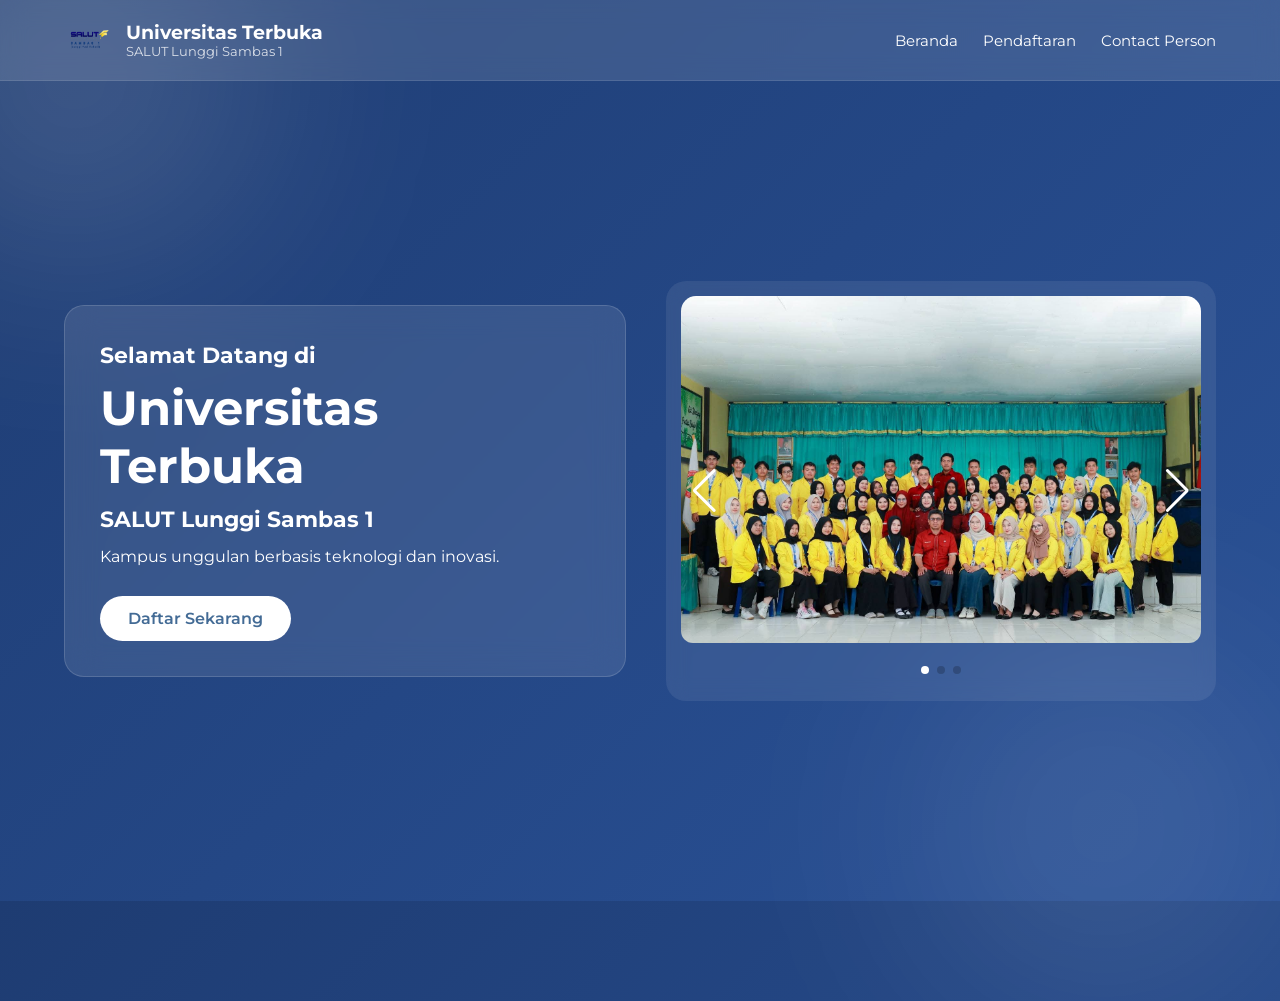
<file: index.html>
<!DOCTYPE html>
<html lang="id">
<head>

<meta charset="UTF-8">

<meta name="viewport" content="width=device-width, initial-scale=1.0">

<meta name="theme-color" content="#1e3c72">

<title>PENDAFTARAN SALUT LUNGGI SAMBAS 1</title>

<!-- FONT -->
<link href="https://fonts.googleapis.com/css2?family=Montserrat:wght@400;600;700&display=swap" rel="stylesheet">

<!-- SWIPER -->
<link rel="stylesheet" href="https://cdn.jsdelivr.net/npm/swiper@11/swiper-bundle.min.css"/>

<!-- CSS -->
<link rel="stylesheet" href="style.css">

</head>
<body>
<div class="wrapper">
<!-- ================= HEADER ================= -->
<header class="header">

    <div class="logo-container">

        <img 
        src="LOGO SALUT SAMBAS.png" 
        class="logo-img"
        alt="Logo SALUT">

        <div class="logo-wrapper">

            <h1 class="logo-main">
                Universitas Terbuka
            </h1>

            <p class="logo-sub">
                SALUT Lunggi Sambas 1
            </p>

        </div>

    </div>

    <!-- NAVBAR -->
    <nav class="navbar">

        <a href="#">
            Beranda
        </a>

        <a href="index2.html">
            Pendaftaran
        </a>

        <a 
        href="https://wa.me/6282353028096?text=Halo%20saya%20ingin%20bertanya%20tentang%20pendaftaran%20UT"
        target="_blank">

            Contact Person

        </a>

    </nav>

</header>

<!-- ================= HOME ================= -->
<section class="home">

    <!-- KIRI -->
    <div class="home-content">

        <h3>
            Selamat Datang di
        </h3>

        <h1>
            Universitas Terbuka
        </h1>

        <h3>
            SALUT Lunggi Sambas 1
        </h3>

        <p>
            Kampus unggulan berbasis teknologi dan inovasi.
        </p>

        <a href="index2.html" class="btn">
            Daftar Sekarang
        </a>

    </div>

    <!-- KANAN -->
    <div class="home-img">

        <div class="swiper mySwiper">

            <div class="swiper-wrapper">

                <div class="swiper-slide">

                    <img 
                    src="BROSUR 1.jpeg"
                    alt="Brosur 1">

                </div>

                <div class="swiper-slide">

                    <img 
                    src="BROSUR 2.jpeg"
                    alt="Brosur 2">

                </div>

                <div class="swiper-slide">

                    <img 
                    src="BROSUR 3.jpeg"
                    alt="Brosur 3">

                </div>

            </div>

            <!-- NAV -->
            <div class="swiper-button-next"></div>

            <div class="swiper-button-prev"></div>

            <div class="swiper-pagination"></div>

        </div>

    </div>

</section>

<!-- ================= SWIPER JS ================= -->
<script src="https://cdn.jsdelivr.net/npm/swiper@11/swiper-bundle.min.js"></script>

<!-- ================= MAIN JS ================= -->
<script src="main.js"></script>
</div>
</body>
</html>
</file>
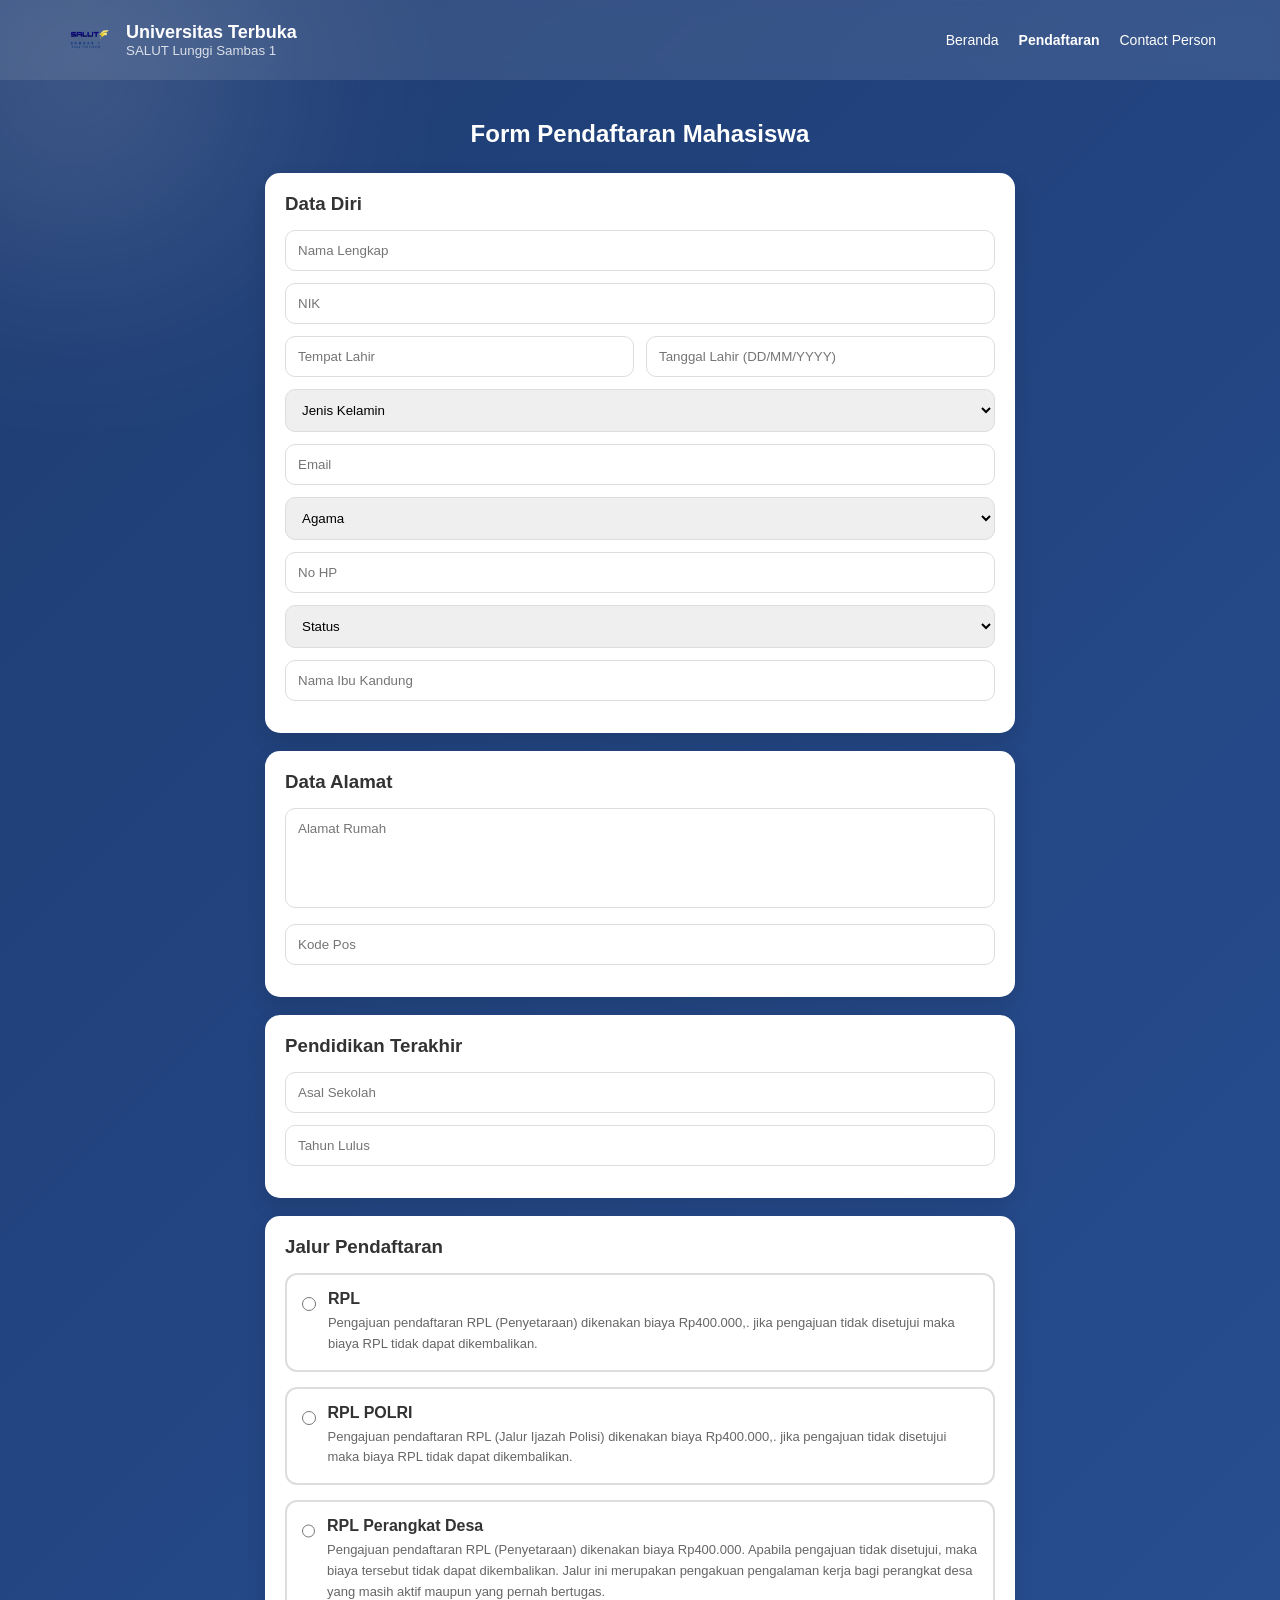
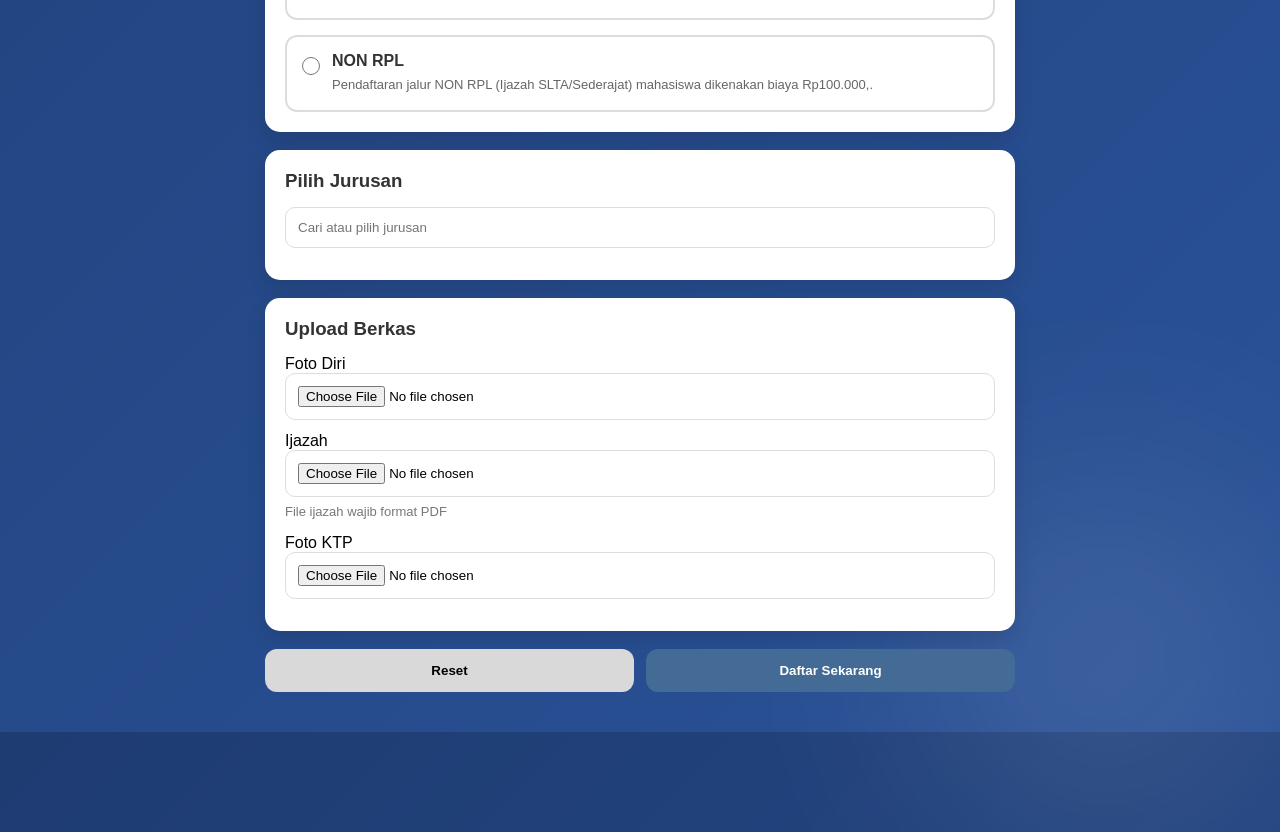
<file: index2.html>
<!DOCTYPE html>
<html lang="id">
<head>

<meta charset="UTF-8">

<meta name="viewport" content="width=device-width, initial-scale=1.0">

<meta name="theme-color" content="#1e3c72">

<title>PENDAFTARAN SALUT LUNGGI SAMBAS 1</title>

<link rel="stylesheet" href="daftar.css">

</head>
<body>

<!-- ================= HEADER ================= -->
<header class="header">

    <div class="nav-container">

        <!-- LOGO -->
        <div class="logo-box">

            <img 
            src="LOGO SALUT SAMBAS.png"
            alt="Logo Kampus">

            <div class="logo-text">

                <span class="utama">
                    Universitas Terbuka
                </span>

                <small>
                    SALUT Lunggi Sambas 1
                </small>

            </div>

        </div>

        <!-- NAVBAR -->
        <nav class="navbar">

            <a href="index.html">
                Beranda
            </a>

            <a href="#" class="active">
                Pendaftaran
            </a>

            <a 
            href="https://wa.me/6282353028096?text=Halo%20saya%20ingin%20bertanya%20tentang%20pendaftaran%20UT"
            target="_blank">

                Contact Person

            </a>

        </nav>

    </div>

</header>
<div class="wrapper">
<!-- ================= FORM ================= -->
<section class="form-section">

<div class="container">

<h1>
    Form Pendaftaran Mahasiswa
</h1>

    
<form id="formPendaftaran">

<!-- ================= DATA DIRI ================= -->
<div class="card">

<h3>Data Diri</h3>

<input 
type="text"
name="nama"
placeholder="Nama Lengkap"
autocomplete="name"
required>

<input 
type="text"
name="nik"
placeholder="NIK"
required>

<div class="row">

    <input 
    type="text"
    name="tempat"
    placeholder="Tempat Lahir" required>

    <input 
    type="text"
    name="tanggal"
    placeholder="Tanggal Lahir (DD/MM/YYYY)" required>

</div>

<select name="jk" required>

<option value="">
Jenis Kelamin
</option>

<option value="LAKI-LAKI">
LAKI-LAKI
</option>

<option value="PEREMPUAN">
PEREMPUAN
</option>

</select>

<input 
type="email"
name="email" required
placeholder="Email"
autocomplete="email">

<select name="agama" required>

<option value="">
Agama
</option>

<option value="ISLAM">
ISLAM
</option>

<option value="KRISTEN">
KRISTEN
</option>

<option value="KATOLIK">
KATOLIK
</option>

<option value="Hindu">
Hindu
</option>

<option value="BUDDHA">
BUDDHA
</option>

<option value="KONGHUCU">
KONGHUCU
</option>

<option value="LAINNYA">
LAINNYA
</option>

</select>

<input 
type="tel"
name="hp" required
placeholder="No HP"
autocomplete="tel">

<select name="status" required>

<option value="">
Status
</option>

<option value="BELUM MENIKAH">
BELUM MENIKAH
</option>

<option value="MENIKAH">
MENIKAH
</option>

</select>

<input 
type="text"
name="ibu"
placeholder="Nama Ibu Kandung" required>

</div>

<!-- ================= DATA ALAMAT ================= -->
<div class="card">

<h3>Data Alamat</h3>

<textarea 
name="alamat"
placeholder="Alamat Rumah" required></textarea>

<input 
type="text"
name="kodepos"
placeholder="Kode Pos" required>

</div>

<!-- ================= PENDIDIKAN ================= -->
<div class="card">

<h3>Pendidikan Terakhir</h3>

<input 
type="text"
name="asalSekolah"
placeholder="Asal Sekolah" required>

<input 
type="number"
name="tahunLulus"
placeholder="Tahun Lulus"
min="1900"
max="2099" required>

</div>

<!-- ================= JALUR ================= -->
<div class="card">

<h3>Jalur Pendaftaran</h3>

<div class="radio-box" required>

<!-- RPL -->
<label class="radio-card">

<input 
type="radio"
name="jalur"
value="RPL"
required>

<div>

<h4>RPL</h4>

<p>
Pengajuan pendaftaran RPL (Penyetaraan) dikenakan biaya Rp400.000,. jika pengajuan tidak disetujui maka biaya RPL tidak dapat dikembalikan.
</p>

</div>

</label>

<!-- RPL POLRI -->
<label class="radio-card">

<input 
type="radio"
name="jalur"
value="RPL POLRI">

<div>

<h4>RPL POLRI</h4>

<p>
Pengajuan pendaftaran RPL (Jalur Ijazah Polisi) dikenakan biaya Rp400.000,. jika pengajuan tidak disetujui maka biaya RPL tidak dapat dikembalikan.
</p>

</div>

</label>

<!-- RPL DESA -->
<label class="radio-card">

<input 
type="radio"
name="jalur"
value="RPL PERANGKAT DESA">

<div>

<h4>RPL Perangkat Desa</h4>

<p>
Pengajuan pendaftaran RPL (Penyetaraan) dikenakan biaya Rp400.000. 
    Apabila pengajuan tidak disetujui, maka biaya tersebut tidak dapat dikembalikan. 
    Jalur ini merupakan pengakuan pengalaman kerja bagi perangkat desa yang masih aktif maupun yang pernah bertugas.
</p>

</div>

</label>

<!-- NON RPL -->
<label class="radio-card">

<input 
type="radio"
name="jalur"
value="NON RPL">

<div>

<h4>NON RPL</h4>

<p>
Pendaftaran jalur NON RPL (Ijazah SLTA/Sederajat) mahasiswa dikenakan biaya Rp100.000,.
</p>

</div>

</label>

</div >

</div>

<!-- ================= JURUSAN ================= -->
<div class="card">

<h3>Pilih Jurusan</h3>

<input 
type="text"
name="jurusan"
list="listJurusan"
placeholder="Cari atau pilih jurusan" required>

<datalist id="listJurusan">

<option value="S1 - Ilmu Administrasi Negara">
<option value="S1 - Ilmu Administrasi Bisnis">
<option value="S1 - Ilmu Hukum">
<option value="S1 - Ilmu Pemerintahan">
<option value="S1 - Ilmu Komunikasi">
<option value="S1 - Ilmu Perpustakaan">
<option value="S1 - Sosiologi">
<option value="S1 - Sastra Inggris">
<option value="S1 - Perpajakan">
<option value="S1 - Statistika">
<option value="S1 - Matematika">
<option value="S1 - Biologi">
<option value="S1 - Teknologi Pangan">
<option value="S1 - Agribisnis">
<option value="S1 - Sistem Informasi">
<option value="S1 - Sains Data">
<option value="S1 - Perencanaan Wilayah dan Kota">
<option value="S1 - Manajemen">
<option value="S1 - Ekonomi Pembangunan">
<option value="S1 - Ekonomi Syariah">
<option value="S1 - Akuntansi">
<option value="S1 - Akuntansi Keuangan Publik">
<option value="S1 - Pariwisata">
<option value="S1 - Pendidikan Bahasa dan Sastra Indonesia">
<option value="S1 - Pendidikan Bahasa Inggris">
<option value="S1 - Pendidikan Biologi">
<option value="S1 - Pendidikan Fisika">
<option value="S1 - Pendidikan Kimia">
<option value="S1 - Pendidikan Matematika">
<option value="S1 - Pendidikan Ekonomi">
<option value="S1 - Pendidikan Pancasila dan Kewarganegaraan">
<option value="S1 - Teknologi Pendidikan">
<option value="S1 - Pendidikan Agama Islam">
<option value="S1 - Pendidikan Guru Sekolah Dasar (PGSD)">
<option value="S1 - Pendidikan Guru Pendidikan Anak Usia Dini (PGPAUD)">
<option value="D4 - Kearsipan">
<option value="D3 - Perpajakan">

</datalist>

</div>

<!-- ================= UPLOAD ================= -->
<div class="card">

<h3>Upload Berkas</h3>

<label>Foto Diri</label>

<input 
type="file"
id="foto_diri"
accept="image/*"
required>

<label>Ijazah</label>

<input 
type="file"
id="ijazah"
accept=".pdf,application/pdf"
required>

<p class="info-file">
File ijazah wajib format PDF
</p>

<label>Foto KTP</label>

<input 
type="file"
id="ktp"
accept="image/*"
required>

</div>

<!-- ================= BUTTON ================= -->
<div class="btn-group">

<button 
type="reset"
class="btn reset">

Reset

</button>

<button 
type="submit"
class="btn submit">

Daftar Sekarang

</button>

</div>

</form>

</div>
</section>

<script src="daftar.js"></script>
</div>
</body>
</html>
</file>
<file: style.css>
@import url('https://fonts.googleapis.com/css2?family=Montserrat:wght@400;600;700&display=swap');

.wrapper {
    overflow-x: hidden;
    width: 100%;
}

html {
    scroll-behavior: smooth;
}

*{
    margin:0;
    padding:0;
    box-sizing:border-box;
    font-family:'Montserrat',sans-serif;
}

:root{
    --main-color:#436b95;
    --white:#ffffff;
}

/* ================= BODY ================= */
body{
    background: linear-gradient(135deg,#1e3c72,#2a5298);
    overflow-x: hidden;
    color:white;
    min-height:100vh;
    position:relative;
}
body {
    animation: fadeIn 0.5s ease;
}

@keyframes fadeIn {
    from {
        opacity: 0;
        transform: translateY(10px);
    }
    to {
        opacity: 1;
        transform: translateY(0);
    }
}

body::before,
body::after{
    content:"";
    position:absolute;
    width: 350px;
    height: 350px;
    border-radius:50%;
    filter:blur(120px);
    z-index:0;
}

body::before{
    background:rgba(255,255,255,0.18);
   top: -100px;
    left: -100px;
}

body::after{
    background:rgba(255,255,255,0.12);
    bottom:-100px;
     right: 0; 
}

/* ================= HEADER ================= */
.header{
    position:sticky;
    top:0;
    z-index:999;

    display:flex;
    justify-content:space-between;
    align-items:center;

    padding:15px 5%;

    background:rgba(255,255,255,0.12);
    backdrop-filter:blur(12px);
    border-bottom:1px solid rgba(255,255,255,0.1);
}

/* ================= LOGO ================= */
.logo-container{
    display:flex;
    align-items:center;
    gap:12px;
}

.logo-img{
    width:50px;
    height:50px;
    object-fit:contain;
}

.logo-wrapper{
    display:flex;
    flex-direction:column;
}

.logo-main{
    font-size:1.2rem;
    color:white;
    line-height:1.2;
}

.logo-sub{
    font-size:0.8rem;
    color:rgba(255,255,255,0.8);
}

/* ================= NAVBAR ================= */
.navbar{
    display:flex;
    gap:25px;
    flex-wrap:wrap;
}

.navbar a{
    color:white;
    text-decoration:none;
    font-size:15px;
    transition:0.3s;
    position:relative;
}

.navbar a:hover{
    opacity:0.8;
}

.navbar a::after{
    content:"";
    position:absolute;
    left:0;
    bottom:-5px;
    width:0%;
    height:2px;
    background:white;
    transition:0.3s;
}

.navbar a:hover::after{
    width:100%;
}

/* ================= HOME ================= */
.home{
    position:relative;
    z-index:2;

    display:flex;
    align-items:center;
    justify-content:space-between;
    gap:40px;

    padding:60px 5%;
    min-height:calc(100vh - 80px);
}

/* ================= CONTENT ================= */
.home-content{
    flex:1;

    background:rgba(255,255,255,0.1);
    backdrop-filter:blur(16px);

    padding:35px;
    border-radius:20px;

    border:1px solid rgba(255,255,255,0.15);
}

.home-content h3{
    font-size:1.4rem;
    margin-bottom:10px;
}

.home-content h1{
    font-size:3rem;
    margin-bottom:10px;
}

.home-content p{
    font-size:1rem;
    line-height:1.7;
    margin-bottom:25px;
}

/* ================= BUTTON ================= */
.btn{
    display:inline-block;
    padding:13px 28px;
    border-radius:50px;

    background:white;
    color:#436b95;

    text-decoration:none;
    font-weight:600;

    transition:0.3s;
}

.btn:hover{
    background:transparent;
    border:1px solid white;
    color:white;
}

/* ================= SLIDER ================= */
.home-img{
    flex:1;
    max-width:550px;

    background:rgba(255,255,255,0.08);
    backdrop-filter:blur(10px);

    border-radius:20px;
    padding:15px;
}

.swiper{
    width:100%;
    border-radius:15px;
    overflow:hidden;
}

.swiper-slide img{
    width:100%;
    height:auto;
    object-fit:cover;
    border-radius:12px;
}

.swiper-button-next,
.swiper-button-prev{
    color:white;
}

.swiper-pagination-bullet-active{
    background:white;
}

/* ================= TABLET ================= */
@media (max-width:992px){

    .home{
        flex-direction:column;
        text-align:center;
    }

    .home-img{
        width:100%;
        max-width:100%;
    }

    .home-content{
        width:100%;
    }

}

/* ================= MOBILE ================= */
@media (max-width:600px){

    .header{
        flex-direction:column;
        gap:15px;
        padding:15px;
    }

    .logo-container{
        width:100%;
        justify-content:center;
    }

    .navbar{
        width:100%;
        justify-content:center;
        gap:15px;
    }

    .navbar a{
        font-size:14px;
    }

    .home{
        padding:30px 15px;
    }

    .home-content{
        padding:25px 20px;
    }

    .home-content h1{
        font-size:2rem;
    }

    .home-content h3{
        font-size:1.1rem;
    }

    .home-content p{
        font-size:0.95rem;
    }

    .btn{
        width:100%;
        text-align:center;
    }

    .logo-main{
        font-size:1rem;
    }

    .logo-sub{
        font-size:0.7rem;
    }

}
</file>
<file: daftar.css>
*{
    margin:0;
    padding:0;
    box-sizing:border-box;
    font-family:sans-serif;
}

.wrapper {
    overflow-x: hidden;
    width: 100%;
}

body {
    background: linear-gradient(135deg,#1e3c72,#2a5298);
    overflow-x: hidden;
    min-height: 100vh;
    position: relative;
}

body{
    -webkit-animation:fadeIn 0.5s ease;
    animation:fadeIn 0.5s ease;
}

@-webkit-keyframes fadeIn{
    from{ opacity:0; -webkit-transform:translateY(10px); }
    to{ opacity:1; -webkit-transform:translateY(0); }
}

@keyframes fadeIn{
    from{ opacity:0; transform:translateY(10px); }
    to{ opacity:1; transform:translateY(0); }
}

body::before,
body::after {
    content: "";
    position: absolute;
    width: 350px;
    height: 350px;
    border-radius: 50%;
    filter: blur(120px);
    z-index: 0;
}

body::before {
    background: rgba(255,255,255,0.18);
    top: -100px;
    left: -100px;
}

body::after {
    background: rgba(255,255,255,0.12);
    bottom: -100px;
    right: 0;
}
/* ================= HEADER ================= */
.header{
    position: sticky; /* ← ganti dari sticky */
    top: 0;
    width: 100%;
    z-index:999;

    background:rgba(255,255,255,0.1);
    backdrop-filter: blur(8px); 

    padding:15px 5%;
        -webkit-transition:all 0.3s ease;
    transition:all 0.3s ease;
}

/* ================= NAV ================= */
.nav-container{
    display:flex;
    justify-content:space-between;
    align-items:center;
    gap:20px;
}

/* ================= LOGO ================= */
.logo-box{
    display:flex;
    align-items:center;
    gap:12px;
}

.logo-box img{
    width:50px;
    height:50px;
    object-fit:contain;
}

.logo-text{
    display:flex;
    flex-direction:column;
}

.logo-text .utama{
    font-size:18px;
    font-weight:bold;
    color:white;
}

.logo-text small{
    color:rgba(255,255,255,0.8);
}

.logo-main,
.logo-sub,
.navbar a{
    -webkit-transition:all 0.3s ease;
    transition:all 0.3s ease;
}

/* ================= NAVBAR ================= */
.navbar{
    display:flex;
    gap:20px;
    flex-wrap:wrap;
}

.navbar a{
    color:white;
    text-decoration:none;
    font-size:14px;
}

.navbar a:hover{
    opacity:0.8;
}

.navbar a.active{
    font-weight:bold;
}

/* ================= FORM ================= */
.form-section{
    position:relative;
    z-index:2;

    padding:40px 20px;

    display:flex;
    justify-content:center;
}

.container{
    width:100%;
    max-width:750px;
}

h1{
    text-align:center;
    color:white;
    margin-bottom:25px;
}

/* ================= CARD ================= */
.card{
    background:white;
    padding:20px;
    border-radius:15px;
    margin-bottom:18px;

    box-shadow:0 8px 20px rgba(0,0,0,0.12);
}

.card h3{
    margin-bottom:15px;
    color:#333;
}

/* ================= INPUT ================= */
input,
select,
textarea{
    width:100%;
    padding:12px;
    border:1px solid #ddd;
    border-radius:10px;
    margin-bottom:12px;
    outline:none;
}

textarea{
    resize:none;
    min-height:100px;
}

input:focus,
select:focus,
textarea:focus{
    border-color:#436b95;
}

/* ================= ROW ================= */
.row{
    display:flex;
    gap:12px;
}

/* ================= RADIO ================= */
.radio-box{
    display:flex;
    flex-direction:column;
    gap:15px;
}

.radio-card{
    display:flex;
    align-items:flex-start;
    gap:12px;

    padding:15px;
    border-radius:12px;
    border:2px solid #ddd;

    cursor:pointer;
    transition:0.3s;
}

.radio-card:hover{
    border-color:#436b95;
    background:#f4f8fc;
}

.radio-card input[type="radio"]{
    margin-top:5px;
    width:18px;
    height:18px;
}

.radio-card h4{
    color:#333;
    margin-bottom:5px;
}

.radio-card p{
    font-size:13px;
    line-height:1.6;
    color:#666;
}

/* ================= BUTTON ================= */
.btn-group{
    display:flex;
    gap:12px;
}

.btn{
    flex:1;
    padding:14px;
    border:none;
    border-radius:12px;
    cursor:pointer;
    font-weight:bold;
    transition:0.3s;
}

.submit{
    background:#436b95;
    color:white;
}

.submit:hover{
    opacity:0.9;
}

.reset{
    background:#d9d9d9;
}

/* ================= PREVIEW ================= */
.preview{
    width:100%;
    max-height:220px;
    object-fit:cover;
    border-radius:12px;
    margin-top:10px;
    display:none;
}

.info-file{
    font-size:13px;
    color:#777;
    margin-top:-5px;
    margin-bottom:15px;
}



/* ================= TABLET ================= */
@media (max-width:768px){

    .row{
        flex-direction:column;
    }

    .btn-group{
        flex-direction:column;
    }

}

/* ================= MOBILE ================= */
@media (max-width:600px){

    .header{
        padding:15px;
    }

    .nav-container{
        flex-direction:column;
        align-items:center;
    }

    .navbar{
        justify-content:center;
        gap:14px;
    }

    .logo-box{
        flex-direction:row;      /* ← pastikan row bukan column */
        text-align:left;         /* ← pastikan left bukan center */
        justify-content:center;
        align-items:center;
    }

    .logo-text .utama{
        font-size:16px;
    }

    .logo-text small{
        font-size:12px;
    }

    .form-section{
        padding:25px 15px;
    }

    .card{
        padding:18px;
    }

    h1{
        font-size:24px;
    }

    .radio-card{
        flex-direction:column;
    }

    .radio-card input[type="radio"]{
        margin-top:0;
    }

}
</file>
